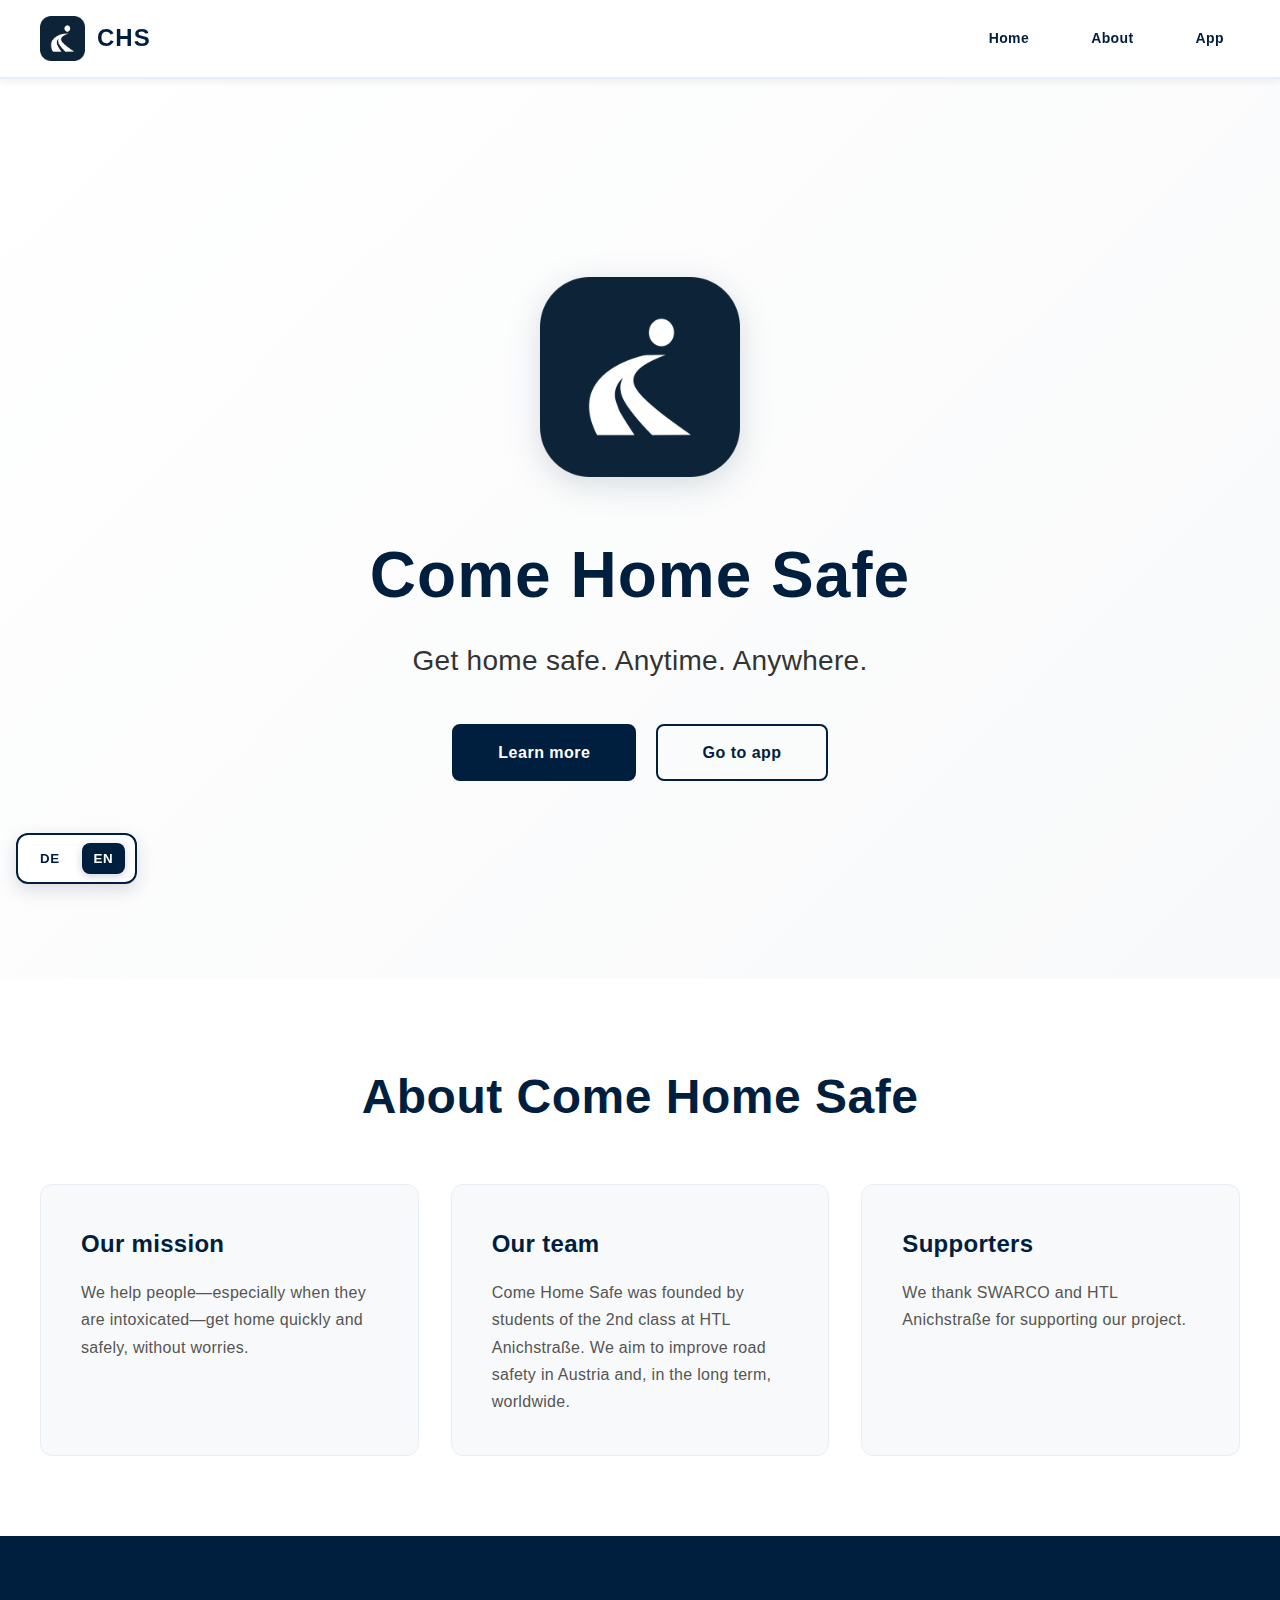
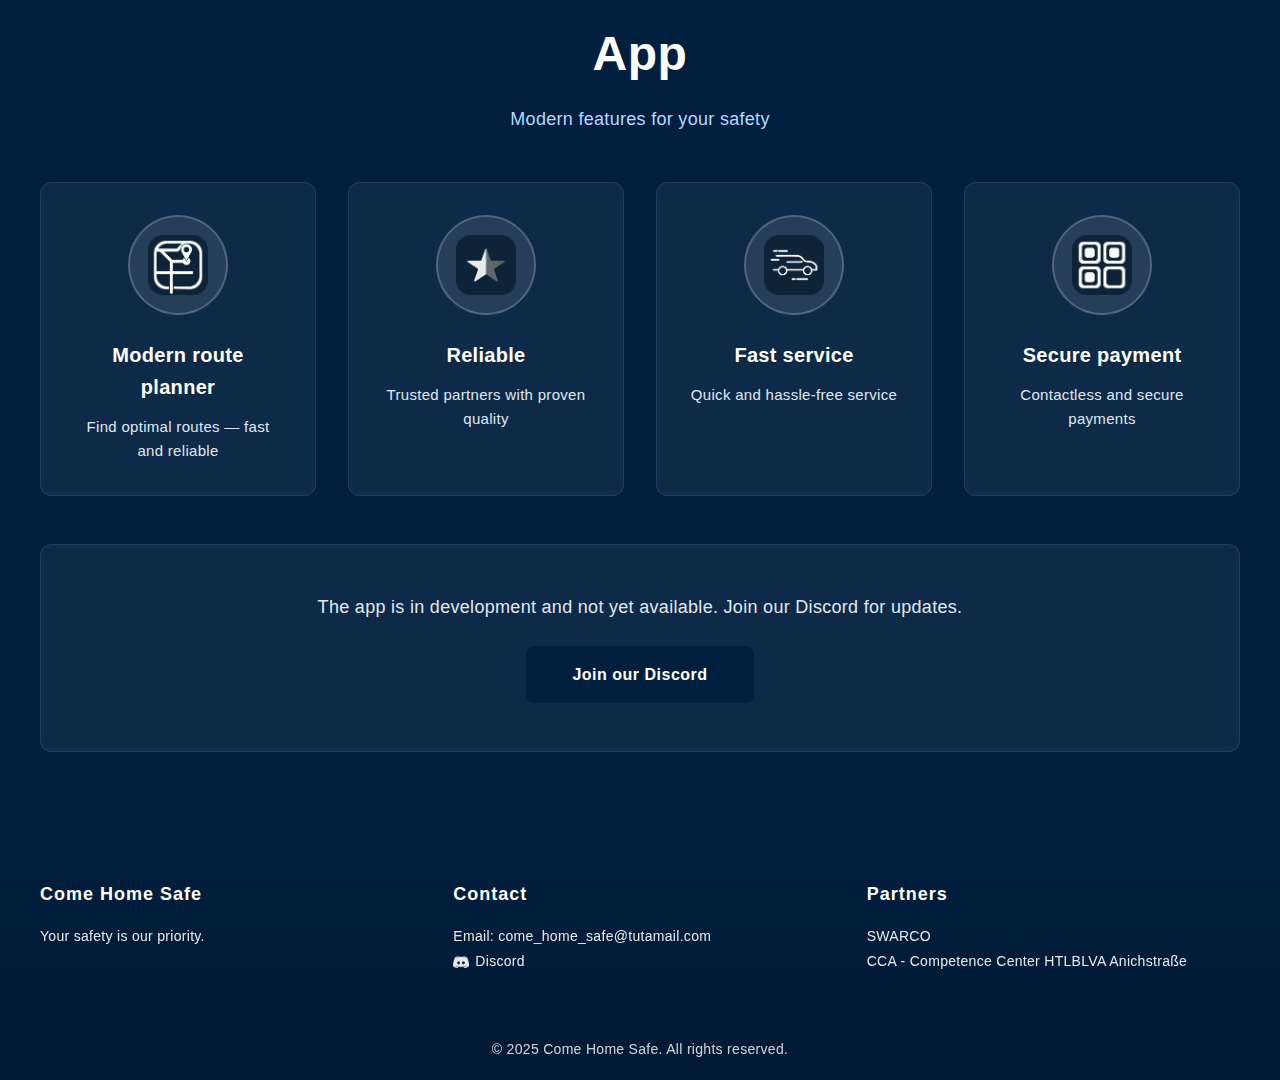
<file: index.html>
<!DOCTYPE html>
<html lang="de">
<head>
    <meta charset="UTF-8">
    <meta name="viewport" content="width=device-width, initial-scale=1.0, viewport-fit=cover">
    <title>Come Home Safe - Sichere Heimwege</title>
    <link rel="stylesheet" href="stile.css?v=20251222">
    <link rel="icon" type="image/png" href="assets/Logo/Logo (New)/Logo_New.png">
    <link rel="apple-touch-icon" href="assets/Logo/Logo (New)/Logo_New.png">
    <meta name="theme-color" content="#001f3f">
</head>
<body>
    <!-- Navigation Bar -->
    <nav class="navbar">
        <div class="navbar-container">
            <div class="navbar-logo">
                <img src="assets/Logo/Logo (New)/Logo_New.png" alt="CHS Logo" class="navbar-logo-img">
                <span class="navbar-title">CHS</span>
            </div>
            <div class="navbar-menu">
                 <a href="#home" class="nav-link scroll-link" data-i18n="nav.home">Home</a>
                 <a href="#about" class="nav-link scroll-link" data-i18n="nav.about">Über uns</a>
                 <a href="#app" class="nav-link scroll-link" data-i18n="nav.app">App</a>
            </div>
        </div>
    </nav>

    <!-- Hero Section -->
    <section class="hero" id="home">
        <div class="hero-content">
            <div class="hero-logo">
                <img src="assets/Logo/Logo (New)/Logo_New.png" alt="Come Home Safe">
            </div>
            <h1 class="hero-title" data-i18n="hero.title">Come Home Safe</h1>
            <p class="hero-subtitle" data-i18n="hero.subtitle">Sicher nach Hause. Jederzeit. Überall.</p>
            <div class="hero-buttons">
                    <a href="#about" class="btn btn-primary scroll-link" data-i18n="hero.cta.more">Mehr erfahren</a>
                    <a href="#app" class="btn btn-secondary scroll-link" data-i18n="hero.cta.app">Zur App</a>
            </div>
        </div>
    </section>

    <!-- About Section -->
    <section class="section" id="about">
        <div class="section-container">
            <h2 class="section-title" data-i18n="about.title">Über Come Home Safe</h2>
            
            <div class="cards-grid">
                <div class="info-card">
                    <h3 data-i18n="what.mission.title">Unsere Mission</h3>
                    <p data-i18n="what.mission.body">Wir helfen dir, sicher nach Hause zu kommen – ob mit Taxi, Öffis oder zu Fuß. Deine Sicherheit ist unsere Priorität.</p>
                </div>
                <div class="info-card">
                    <h3 data-i18n="who.team.title">Wer wir sind</h3>
                    <p data-i18n="who.team.body">Ein Team von Schülern der HTL Anichstraße, das sich für mehr Sicherheit im Straßenverkehr einsetzt.</p>
                </div>
                <div class="info-card">
                    <h3 data-i18n="who.support.title">Unterstützer</h3>
                    <p data-i18n="who.support.body">Wir werden unterstützt von SWARCO und der HTL Anichstraße.</p>
                </div>
            </div>
        </div>
    </section>

    <!-- App Features Section -->
    <section class="section section-dark" id="app">
        <div class="section-container">
            <h2 class="section-title" data-i18n="heading.app">Die App</h2>
            <p class="section-subtitle" data-i18n="app.subtitle">Moderne Features für deine Sicherheit</p>

            <div class="features-grid">
                <div class="feature-item">
                    <div class="feature-icon">
                        <img src="assets/Karte/Karte.png" alt="Routenplaner">
                    </div>
                        <h3 data-i18n="features.map">Moderner Routenplaner</h3>
                        <p data-i18n="feature.map.body">Optimale Routen finden, schnell und zuverlässig</p>
                </div>
                <div class="feature-item">
                    <div class="feature-icon">
                        <img src="assets/Bestbewertet/Bestbewertet.png" alt="Zuverlässig">
                    </div>
                        <h3 data-i18n="features.reliable">Zuverlässig</h3>
                        <p data-i18n="feature.reliable.body">Sichere Partner mit bewährter Qualität</p>
                </div>
                <div class="feature-item">
                    <div class="feature-icon">
                        <img src="assets/Speed-Car/Speed-Car.png" alt="Schneller Service">
                    </div>
                        <h3 data-i18n="features.fast">Schneller Service</h3>
                        <p data-i18n="feature.fast.body">Schnelle und unkomplizierte Abwicklung</p>
                </div>
                <div class="feature-item">
                    <div class="feature-icon">
                        <img src="assets/QR-Code/QR-Code.png" alt="Sichere Bezahlung">
                    </div>
                        <h3 data-i18n="features.pay">Sichere Bezahlung</h3>
                        <p data-i18n="feature.pay.body">Kontaktlose und sichere Zahlungen</p>
                </div>
            </div>

            <div class="app-cta">
                <p data-i18n="app.status">Die App befindet sich noch in der Entwicklungsphase. Erhalte Updates über unseren Discord-Kanal:</p>
                <a href="https://discord.gg/GhapCPNFmG" target="_blank" rel="noopener noreferrer" class="btn btn-primary" data-i18n="app.discord">Discord beitreten</a>
            </div>
        </div>
    </section>

    

    <!-- Footer -->
    <footer class="footer">
        <div class="footer-content">
            <div class="footer-section">
                <h4 data-i18n="footer.brand.title">Come Home Safe</h4>
                <p data-i18n="footer.brand.text">Deine Sicherheit ist unsere Priorität.</p>
            </div>
            <div class="footer-section">
                    <h4 data-i18n="footer.contact.title">Kontakt</h4>
                <p><span data-i18n="footer.contact.emailLabel">E-Mail:</span> <a href="mailto:come_home_safe@tutamail.com">come_home_safe@tutamail.com</a></p>
                    <p><a href="https://discord.gg/GhapCPNFmG" target="_blank" rel="noopener noreferrer" class="discord-link"><img src="assets/Discord.png" alt="Discord" class="footer-icon"> <span data-i18n="footer.contact.discord">Discord</span></a></p>
            </div>
            <div class="footer-section">
                    <h4 data-i18n="footer.partner.title">Partner</h4>
                    <p><a href="https://www.swarco.com/de" target="_blank" rel="noopener noreferrer" data-i18n="footer.partner.swarco">SWARCO</a></p>
                    <p><a href="https://htlinn.ac.at/" target="_blank" rel="noopener noreferrer" data-i18n="footer.partner.htl">CCA - Competence Center HTLBLVA Anichstraße</a></p>
            </div>
        </div>
        <div class="footer-bottom">
            <p data-i18n="footer.bottom">&copy; 2025 Come Home Safe. Alle Rechte vorbehalten.</p>
        </div>
    </footer>

    <div class="language-toggle" aria-label="Language selector">
        <button type="button" data-lang="de">DE</button>
        <button type="button" data-lang="en">EN</button>
    </div>

    <script src="script.js?v=20251222"></script>
</body>
</html>
</file>
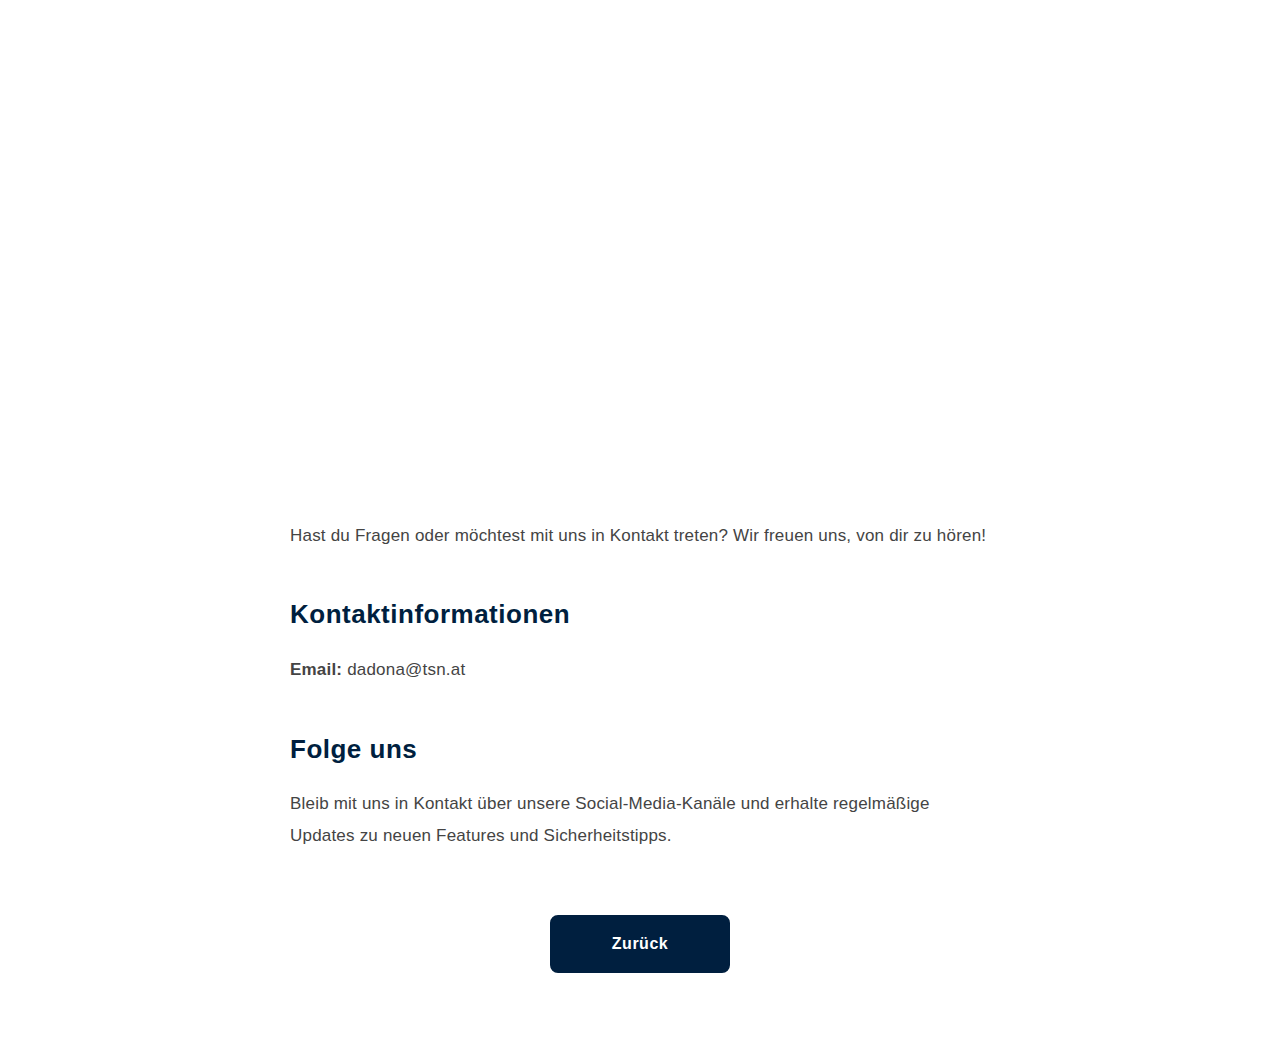
<file: kontakt.html>
<!DOCTYPE html>
<html lang="de">
<head>
    <meta charset="UTF-8">
    <meta name="viewport" content="width=device-width, initial-scale=1.0">
    <title>Kontakt - Come Home Safe</title>
    <link rel="stylesheet" href="stile.css">
</head>
<body>
    <div class="container">
        <header class="header">
            <div class="logo-section">
                <img src="assets/Logo/Logo_Inverted.webp" alt="CHS Logo" class="logo">
                <h1 class="title-sub">Kontakt</h1>
            </div>
        </header>

        <main class="main-content">
            <div class="content-section">
                <p>Hast du Fragen oder möchtest mit uns in Kontakt treten? Wir freuen uns, von dir zu hören!</p>
                
                <h3>Kontaktinformationen</h3>
                <p><strong>Email:</strong> dadona@tsn.at</p>
        
                
                <h3>Folge uns</h3>
                <p>Bleib mit uns in Kontakt über unsere Social-Media-Kanäle und erhalte regelmäßige Updates zu neuen Features und Sicherheitstipps.</p>
            </div>
            
            <div class="buttons-container">
                <a href="index.html" class="action-btn">Zurück</a>
            </div>
        </main>
    </div>

    <script src="script.js"></script>
</body>
</html>
</file>
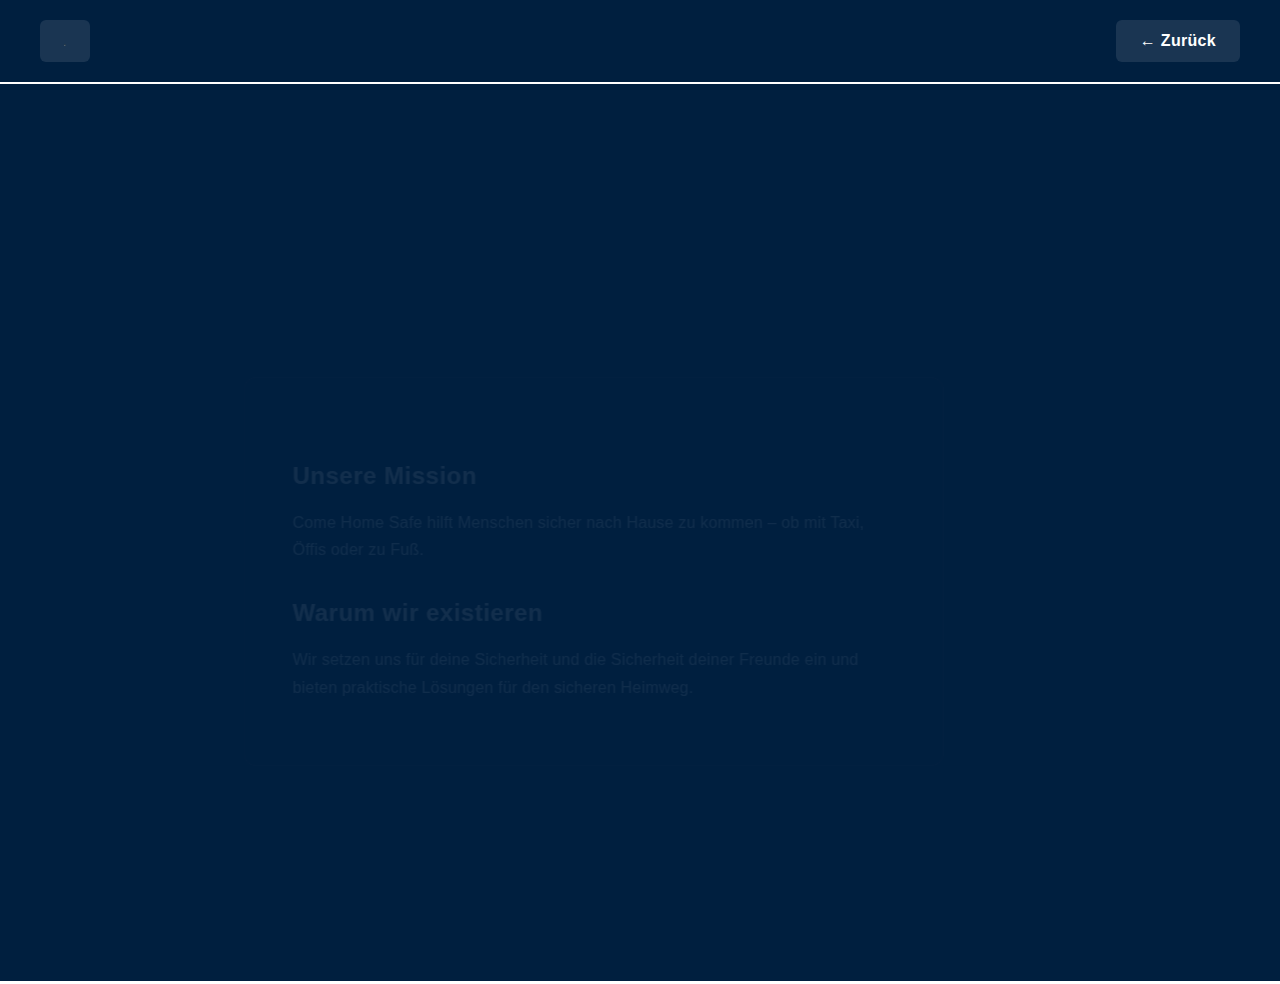
<file: was-ist-chs.html>
<!DOCTYPE html>
<html lang="de">
<head>
  <meta charset="utf-8">
  <meta http-equiv="refresh" content="0; url=/legacy_pages/was-ist-chs.html">
  <title>Seite archiviert</title>
  <meta name="robots" content="noindex">
</head>
<body>
  <p>Diese Seite wurde archiviert. Weiterleitung...</p>
</body>
</html>
</file>
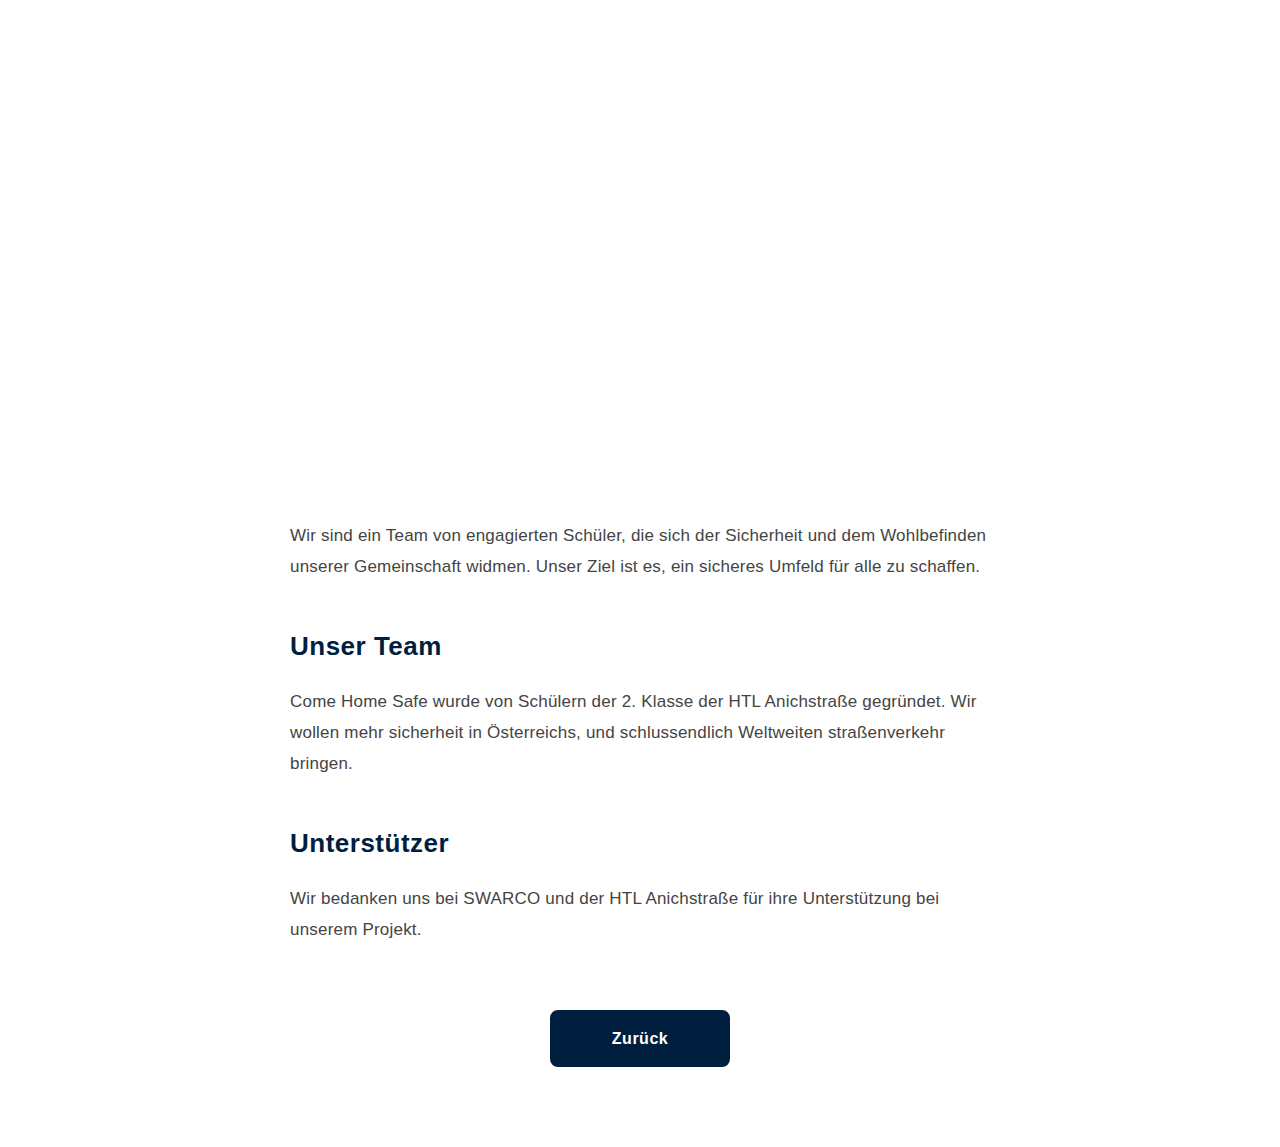
<file: wer-sind-wir.html>
<!DOCTYPE html>
<html lang="de">
<head>
    <meta charset="UTF-8">
    <meta name="viewport" content="width=device-width, initial-scale=1.0">
    <title>Wer sind wir - Come Home Safe</title>
    <link rel="stylesheet" href="stile.css">
</head>
<body>
    <div class="container">
        <header class="header">
            <div class="logo-section">
                <img src="assets/Logo/Logo_Inverted.webp" alt="CHS Logo" class="logo">
                <h1 class="title-sub">Wer sind wir</h1>
            </div>
        </header>

        <main class="main-content">
            <div class="content-section">
                <p>Wir sind ein Team von engagierten Schüler, die sich der Sicherheit und dem Wohlbefinden unserer Gemeinschaft widmen. Unser Ziel ist es, ein sicheres Umfeld für alle zu schaffen.</p>
                
                <h3>Unser Team</h3>
                <p>Come Home Safe wurde von Schülern der 2. Klasse der HTL Anichstraße gegründet. Wir wollen mehr sicherheit in Österreichs, und schlussendlich Weltweiten straßenverkehr bringen.</p>
                
                <h3>Unterstützer</h3>
                <p>Wir bedanken uns bei SWARCO und der HTL Anichstraße für ihre Unterstützung bei unserem Projekt.</p>
            </div>
            
            <div class="buttons-container">
                <a href="index.html" class="action-btn">Zurück</a>
            </div>
        </main>
    </div>

    <script src="script.js"></script>
</body>
</html>
</file>
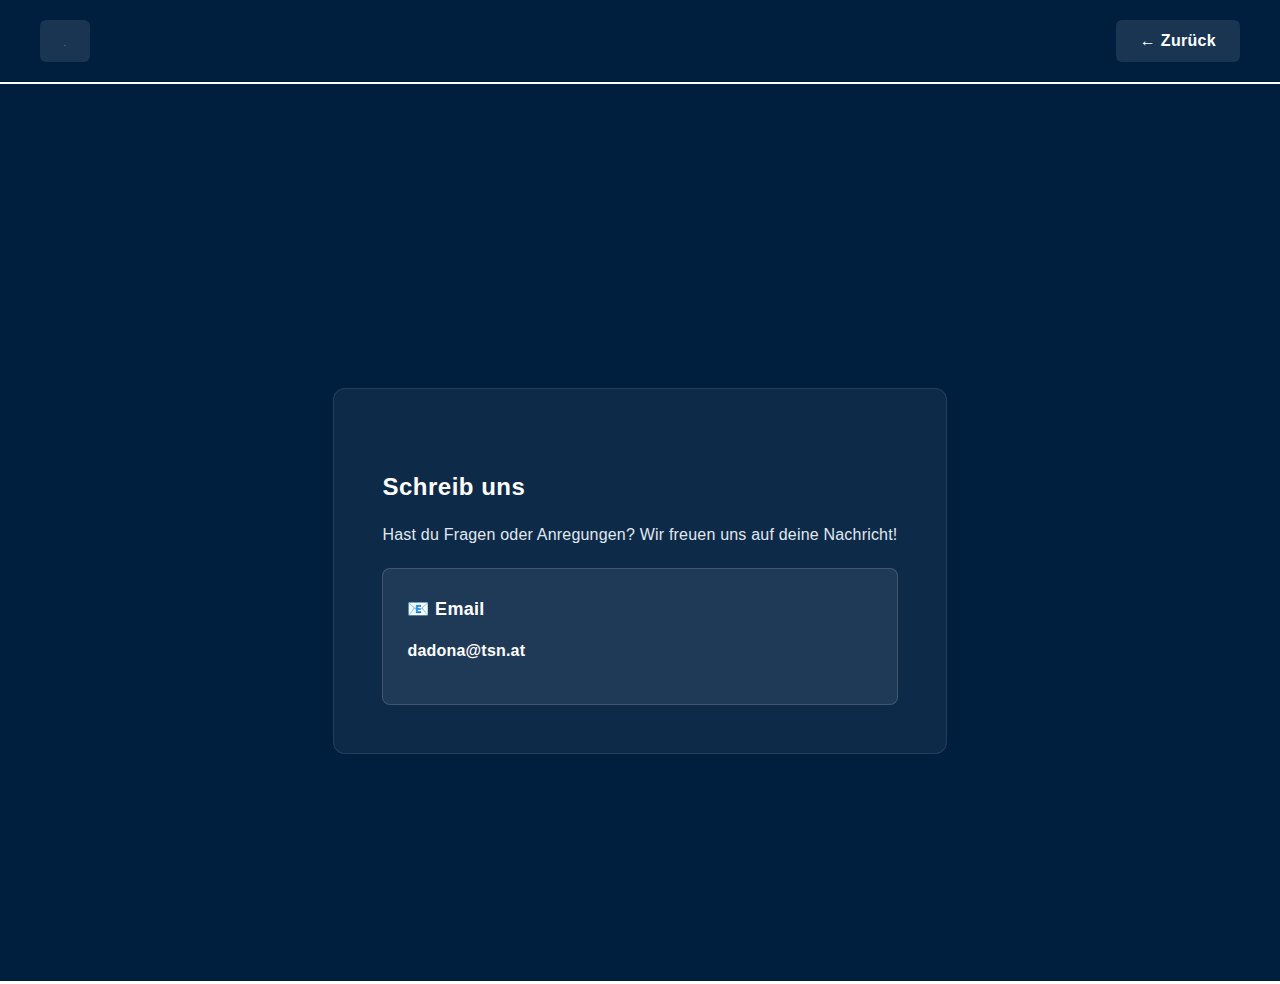
<file: legacy_pages/kontakt.html>
<!DOCTYPE html>
<html lang="de">
<head>
    <meta charset="UTF-8">
    <meta name="viewport" content="width=device-width, initial-scale=1.0">
    <title>Kontakt - Come Home Safe</title>
    <link rel="stylesheet" href="../stile.css">
    <style>
        /* Kontakt Page - Dark Theme */
        .page-dark {
            background-color: #001f3f;
            color: #ffffff;
        }

        .page-dark .page {
            background-color: #001f3f;
            border-bottom: 3px solid #ffffff;
        }

        /* Navigation Banner */
        .nav-banner {
            background-color: #001f3f;
            padding: 16px 40px;
            display: flex;
            align-items: center;
            justify-content: space-between;
            border-bottom: 2px solid #ffffff;
            position: sticky;
            top: 0;
            z-index: 100;
        }

        .nav-banner .logo-small {
            width: 50px;
            height: 50px;
            display: flex;
            align-items: center;
        }

        .nav-banner .logo-small img {
            width: 100%;
            height: auto;
        }

        .nav-banner a {
            color: #ffffff;
            text-decoration: none;
            font-weight: 700;
            font-size: 16px;
            padding: 8px 24px;
            border-radius: 6px;
            transition: all 0.3s ease;
            background-color: rgba(255, 255, 255, 0.1);
        }

        .nav-banner a:hover {
            background-color: #ffffff;
            color: #001f3f;
        }

        /* Dark Page Content */
        .page-dark .container {
            background-color: #001f3f;
            color: #ffffff;
            padding: 60px 80px;
        }

        .page-dark .title-sub {
            color: #ffffff;
            font-size: 48px;
            margin-bottom: 10px;
        }

        .page-dark .content-section {
            max-width: 700px;
            background-color: rgba(255, 255, 255, 0.05);
            border: 1px solid rgba(255, 255, 255, 0.1);
            padding: 48px;
            border-radius: 12px;
            margin-bottom: 40px;
        }

        .page-dark .content-section h3 {
            color: #ffffff;
            font-size: 24px;
            margin-top: 28px;
            margin-bottom: 12px;
            font-weight: 700;
        }

        .page-dark .content-section p {
            color: #e0e8f0;
            font-size: 16px;
            line-height: 1.7;
            margin-bottom: 16px;
        }

        .page-dark .content-section strong {
            color: #ffffff;
            font-weight: 700;
        }

        /* Contact Info Cards */
        .contact-info {
            display: grid;
            grid-template-columns: repeat(auto-fit, minmax(280px, 1fr));
            gap: 24px;
            margin-top: 20px;
        }

        .contact-card {
            background-color: rgba(255, 255, 255, 0.08);
            border: 1px solid rgba(255, 255, 255, 0.15);
            padding: 24px;
            border-radius: 8px;
            transition: all 0.3s ease;
        }

        .contact-card:hover {
            background-color: rgba(255, 255, 255, 0.12);
            border-color: rgba(255, 255, 255, 0.3);
            transform: translateY(-2px);
        }

        .contact-card h4 {
            color: #ffffff;
            font-size: 18px;
            margin-bottom: 12px;
            font-weight: 700;
        }

        .contact-card p {
            color: #e0e8f0;
            font-size: 15px;
            line-height: 1.6;
            margin: 0;
        }

        .contact-card a {
            color: #ffffff;
            text-decoration: none;
            font-weight: 700;
            transition: color 0.3s ease;
        }

        .contact-card a:hover {
            color: #b3d9ff;
        }

        /* Action Button Dark */
        .page-dark .action-btn {
            background-color: #ffffff;
            color: #001f3f;
            border: 2px solid #ffffff;
            font-weight: 700;
        }

        .page-dark .action-btn:hover {
            background-color: #001f3f;
            color: #ffffff;
            border-color: #ffffff;
        }

        @media (max-width: 768px) {
            .nav-banner {
                padding: 12px 20px;
            }

            .nav-banner .logo-small {
                width: 40px;
                height: 40px;
            }

            .nav-banner a {
                font-size: 14px;
                padding: 6px 18px;
            }

            .page-dark .container {
                padding: 40px 24px;
            }

            .page-dark .title-sub {
                font-size: 36px;
            }

            .contact-info {
                grid-template-columns: 1fr;
            }
        }
    </style>
</head>
<body class="page-dark">
    <!-- Navigation Banner -->
    <nav class="nav-banner">
        <div class="logo-small">
            <a href="../index.html">
                <img src="../assets/Logo/Logo (New)/Logo_New.png" alt="CHS Logo">
            </a>
        </div>
        <a href="../index.html">← Zurück</a>
    </nav>

    <!-- Main Content -->
    <section class="page">
        <div class="container">
            <header class="header">
                <h1 class="title-sub">Kontakt</h1>
            </header>

            <main class="main-content">
                <div class="content-section">
                    <h3>Schreib uns</h3>
                    <p>Hast du Fragen oder Anregungen? Wir freuen uns auf deine Nachricht!</p>

                    <div class="contact-info">
                        <div class="contact-card">
                            <h4>📧 Email</h4>
                            <p><a href="mailto:dadona@tsn.at">dadona@tsn.at</a></p>
                        </div>
                    </div>
                </div>
            </main>
        </div>
    </section>

    <script src="../script.js"></script>
</body>
</html>
</file>
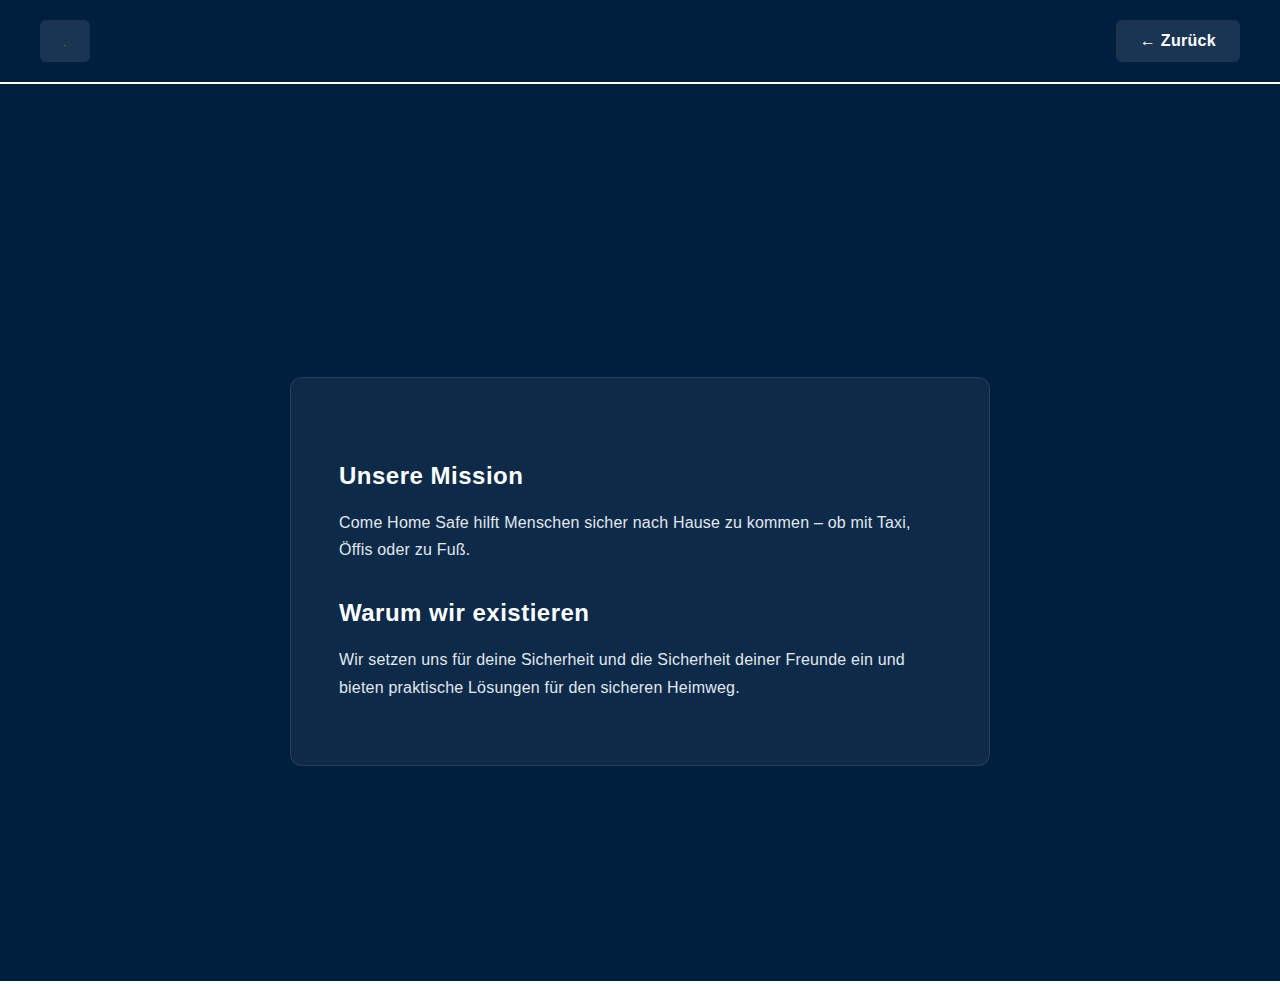
<file: legacy_pages/was-ist-chs.html>
<!DOCTYPE html>
<html lang="de">
<head>
    <meta charset="UTF-8">
    <meta name="viewport" content="width=device-width, initial-scale=1.0">
    <title>Was ist CHS - Come Home Safe</title>
    <link rel="stylesheet" href="../stile.css">
    <style>
        /* Kontakt Page - Dark Theme */
        .page-dark {
            background-color: #001f3f;
            color: #ffffff;
        }

        .page-dark .page {
            background-color: #001f3f;
            border-bottom: 3px solid #ffffff;
        }

        /* Navigation Banner */
        .nav-banner {
            background-color: #001f3f;
            padding: 16px 40px;
            display: flex;
            align-items: center;
            justify-content: space-between;
            border-bottom: 2px solid #ffffff;
            position: sticky;
            top: 0;
            z-index: 100;
        }

        .nav-banner .logo-small {
            width: 50px;
            height: 50px;
            display: flex;
            align-items: center;
        }

        .nav-banner .logo-small img {
            width: 100%;
            height: auto;
        }

        .nav-banner a {
            color: #ffffff;
            text-decoration: none;
            font-weight: 700;
            font-size: 16px;
            padding: 8px 24px;
            border-radius: 6px;
            transition: all 0.3s ease;
            background-color: rgba(255, 255, 255, 0.1);
        }

        .nav-banner a:hover {
            background-color: #ffffff;
            color: #001f3f;
        }

        /* Dark Page Content */
        .page-dark .container {
            background-color: #001f3f;
            color: #ffffff;
            padding: 60px 80px;
        }

        .page-dark .title-sub {
            color: #ffffff;
            font-size: 48px;
            margin-bottom: 10px;
        }

        .page-dark .content-section {
            max-width: 700px;
            background-color: rgba(255, 255, 255, 0.05);
            border: 1px solid rgba(255, 255, 255, 0.1);
            padding: 48px;
            border-radius: 12px;
            margin-bottom: 40px;
        }

        .page-dark .content-section h3 {
            color: #ffffff;
            font-size: 24px;
            margin-top: 28px;
            margin-bottom: 12px;
            font-weight: 700;
        }

        .page-dark .content-section p {
            color: #e0e8f0;
            font-size: 16px;
            line-height: 1.7;
            margin-bottom: 16px;
        }

        .page-dark .content-section strong {
            color: #ffffff;
            font-weight: 700;
        }

        /* Action Button Dark */
        .page-dark .action-btn {
            background-color: #ffffff;
            color: #001f3f;
            border: 2px solid #ffffff;
            font-weight: 700;
        }

        .page-dark .action-btn:hover {
            background-color: #001f3f;
            color: #ffffff;
            border-color: #ffffff;
        }

        @media (max-width: 768px) {
            .nav-banner {
                padding: 12px 20px;
            }

            .nav-banner .logo-small {
                width: 40px;
                height: 40px;
            }

            .nav-banner a {
                font-size: 14px;
                padding: 6px 18px;
            }

            .page-dark .container {
                padding: 40px 24px;
            }

            .page-dark .title-sub {
                font-size: 36px;
            }
        }
    </style>
</head>
<body class="page-dark">
    <!-- Navigation Banner -->
    <nav class="nav-banner">
        <div class="logo-small">
            <a href="../index.html">
                <img src="../assets/Logo/Logo (New)/Logo_New.png" alt="CHS Logo">
            </a>
        </div>
        <a href="../index.html">← Zurück</a>
    </nav>

    <!-- Main Content -->
    <section class="page">
        <div class="container">
            <header class="header">
                <h1 class="title-sub">Was ist CHS</h1>
            </header>

            <main class="main-content">
                <div class="content-section">
                    <h3>Unsere Mission</h3>
                    <p>Come Home Safe hilft Menschen sicher nach Hause zu kommen – ob mit Taxi, Öffis oder zu Fuß.</p>

                    <h3>Warum wir existieren</h3>
                    <p>Wir setzen uns für deine Sicherheit und die Sicherheit deiner Freunde ein und bieten praktische Lösungen für den sicheren Heimweg.</p>
                </div>
            </main>
        </div>
    </section>

    <script src="../script.js"></script>
</body>
</html>
</file>
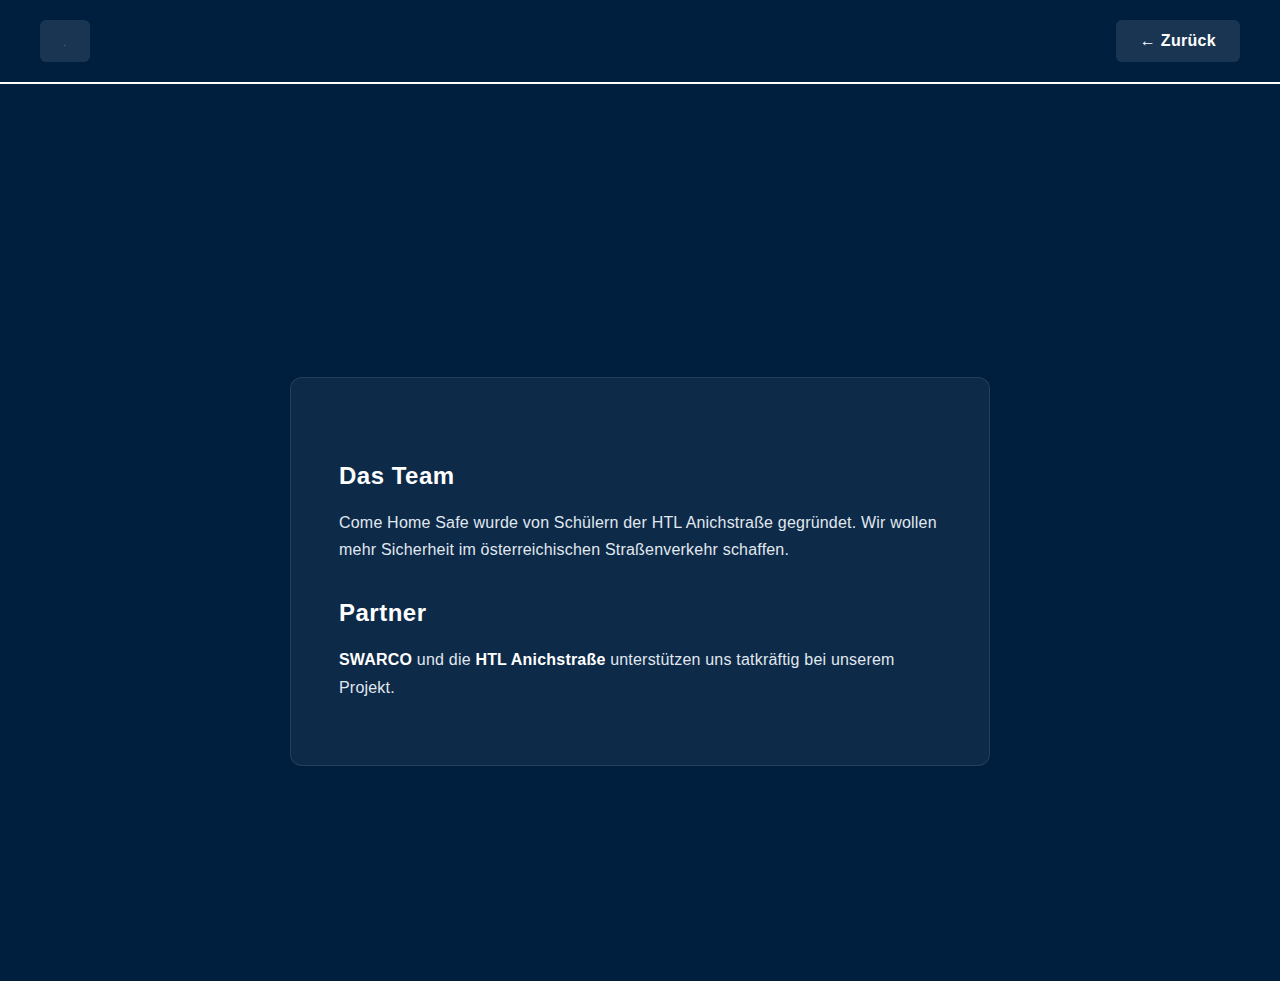
<file: legacy_pages/wer-sind-wir.html>
<!DOCTYPE html>
<html lang="de">
<head>
    <meta charset="UTF-8">
    <meta name="viewport" content="width=device-width, initial-scale=1.0">
    <title>Wer sind wir - Come Home Safe</title>
    <link rel="stylesheet" href="../stile.css">
    <style>
        /* Kontakt Page - Dark Theme */
        .page-dark {
            background-color: #001f3f;
            color: #ffffff;
        }

        .page-dark .page {
            background-color: #001f3f;
            border-bottom: 3px solid #ffffff;
        }

        /* Navigation Banner */
        .nav-banner {
            background-color: #001f3f;
            padding: 16px 40px;
            display: flex;
            align-items: center;
            justify-content: space-between;
            border-bottom: 2px solid #ffffff;
            position: sticky;
            top: 0;
            z-index: 100;
        }

        .nav-banner .logo-small {
            width: 50px;
            height: 50px;
            display: flex;
            align-items: center;
        }

        .nav-banner .logo-small img {
            width: 100%;
            height: auto;
        }

        .nav-banner a {
            color: #ffffff;
            text-decoration: none;
            font-weight: 700;
            font-size: 16px;
            padding: 8px 24px;
            border-radius: 6px;
            transition: all 0.3s ease;
            background-color: rgba(255, 255, 255, 0.1);
        }

        .nav-banner a:hover {
            background-color: #ffffff;
            color: #001f3f;
        }

        /* Dark Page Content */
        .page-dark .container {
            background-color: #001f3f;
            color: #ffffff;
            padding: 60px 80px;
        }

        .page-dark .title-sub {
            color: #ffffff;
            font-size: 48px;
            margin-bottom: 10px;
        }

        .page-dark .content-section {
            max-width: 700px;
            background-color: rgba(255, 255, 255, 0.05);
            border: 1px solid rgba(255, 255, 255, 0.1);
            padding: 48px;
            border-radius: 12px;
            margin-bottom: 40px;
        }

        .page-dark .content-section h3 {
            color: #ffffff;
            font-size: 24px;
            margin-top: 28px;
            margin-bottom: 12px;
            font-weight: 700;
        }

        .page-dark .content-section p {
            color: #e0e8f0;
            font-size: 16px;
            line-height: 1.7;
            margin-bottom: 16px;
        }

        .page-dark .content-section strong {
            color: #ffffff;
            font-weight: 700;
        }

        /* Action Button Dark */
        .page-dark .action-btn {
            background-color: #ffffff;
            color: #001f3f;
            border: 2px solid #ffffff;
            font-weight: 700;
        }

        .page-dark .action-btn:hover {
            background-color: #001f3f;
            color: #ffffff;
            border-color: #ffffff;
        }

        @media (max-width: 768px) {
            .nav-banner {
                padding: 12px 20px;
            }

            .nav-banner .logo-small {
                width: 40px;
                height: 40px;
            }

            .nav-banner a {
                font-size: 14px;
                padding: 6px 18px;
            }

            .page-dark .container {
                padding: 40px 24px;
            }

            .page-dark .title-sub {
                font-size: 36px;
            }
        }
    </style>
</head>
<body class="page-dark">
    <!-- Navigation Banner -->
    <nav class="nav-banner">
        <div class="logo-small">
            <a href="../index.html">
                <img src="../assets/Logo/Logo (New)/Logo_New.png" alt="CHS Logo">
            </a>
        </div>
        <a href="../index.html">← Zurück</a>
    </nav>

    <!-- Main Content -->
    <section class="page">
        <div class="container">
            <header class="header">
                <h1 class="title-sub">Wer sind wir</h1>
            </header>

            <main class="main-content">
                <div class="content-section">
                    <h3>Das Team</h3>
                    <p>Come Home Safe wurde von Schülern der HTL Anichstraße gegründet. Wir wollen mehr Sicherheit im österreichischen Straßenverkehr schaffen.</p>

                    <h3>Partner</h3>
                    <p><strong>SWARCO</strong> und die <strong>HTL Anichstraße</strong> unterstützen uns tatkräftig bei unserem Projekt.</p>
                </div>
            </main>
        </div>
    </section>

    <script src="../script.js"></script>
</body>
</html>
</file>
<file: stile.css>
* {
    margin: 0;
    padding: 0;
    box-sizing: border-box;
}

html {
    scroll-behavior: smooth;
}

body {
    background-color: #ffffff;
    font-family: -apple-system, BlinkMacSystemFont, 'Segoe UI', Roboto, 'Helvetica Neue', Arial, sans-serif;
    color: #001f3f;
    line-height: 1.6;
    font-size: 16px;
    font-weight: 400;
    letter-spacing: 0.3px;
}

/* ======================== NAVIGATION BAR ======================== */
.navbar {
    background-color: #ffffff;
    padding: 16px 40px;
    position: sticky;
    top: 0;
    z-index: 1000;
    border-bottom: 2px solid #e8eef5;
    box-shadow: 0 2px 8px rgba(0, 31, 63, 0.08);
}

.navbar-container {
    max-width: 1200px;
    margin: 0 auto;
    display: flex;
    align-items: center;
    justify-content: space-between;
}

.navbar-logo {
    display: flex;
    align-items: center;
    gap: 12px;
    cursor: pointer;
    transition: transform 0.3s ease;
}

.navbar-logo:hover {
    transform: scale(1.05);
}

.navbar-logo-img {
    width: 45px;
    height: 45px;
    object-fit: contain;
}

.navbar-title {
    font-size: 24px;
    font-weight: 800;
    color: #001f3f;
    letter-spacing: 1px;
}

.navbar-menu {
    display: flex;
    gap: 30px;
    align-items: center;
}

.nav-link {
    text-decoration: none;
    color: #001f3f;
    font-weight: 600;
    font-size: 14px;
    padding: 8px 16px;
    border-radius: 6px;
    transition: all 0.3s ease;
    letter-spacing: 0.4px;
}

.nav-link:hover {
    background-color: #f0f0f0;
    color: #003d66;
}

/* ======================== HERO SECTION ======================== */
.hero {
    background: linear-gradient(135deg, #ffffff 0%, #f8f9fa 100%);
    min-height: 100vh;
    display: flex;
    align-items: center;
    justify-content: center;
    padding: 80px 40px;
    text-align: center;
}

.hero-content {
    max-width: 800px;
    animation: fadeInUp 1s ease-out;
}

.hero-logo {
    margin-bottom: 40px;
    animation: float 3s ease-in-out infinite;
}

.hero-logo img {
    width: 200px;
    height: auto;
    filter: drop-shadow(0 8px 16px rgba(0, 31, 63, 0.15));
}

.hero-title {
    font-size: 64px;
    font-weight: 800;
    color: #001f3f;
    margin-bottom: 12px;
    letter-spacing: 1px;
}

.hero-subtitle {
    font-size: 28px;
    color: #333;
    margin-bottom: 40px;
    font-weight: 500;
}

.hero-buttons {
    display: flex;
    gap: 20px;
    justify-content: center;
    flex-wrap: wrap;
}

@keyframes fadeInUp {
    from {
        opacity: 0;
        transform: translateY(30px);
    }
    to {
        opacity: 1;
        transform: translateY(0);
    }
}

@keyframes float {
    0%, 100% {
        transform: translateY(0px);
    }
    50% {
        transform: translateY(-20px);
    }
}

/* ======================== BUTTONS ======================== */
.btn {
    display: inline-flex;
    align-items: center;
    justify-content: center;
    padding: 14px 44px;
    font-size: 16px;
    font-weight: 700;
    border-radius: 8px;
    text-decoration: none;
    cursor: pointer;
    border: 2px solid transparent;
    transition: all 0.3s cubic-bezier(0.34, 1.56, 0.64, 1);
    letter-spacing: 0.5px;
}

.btn-primary {
    background-color: #001f3f;
    color: #ffffff;
    border-color: #001f3f;
}

.btn-primary:hover {
    background-color: #003d66;
    border-color: #003d66;
    transform: translateY(-3px);
    box-shadow: 0 8px 24px rgba(0, 31, 63, 0.25);
}

.btn-discord {
    background-color: #5865F2;
    color: #ffffff;
    border-color: #5865F2;
    display: inline-flex;
    align-items: center;
    gap: 10px;
}

.btn-discord:hover {
    background-color: #4752c4;
    border-color: #4752c4;
    transform: translateY(-3px);
    box-shadow: 0 8px 24px rgba(88, 101, 242, 0.25);
}

.btn-icon {
    width: 20px;
    height: 20px;
    object-fit: contain;
    filter: brightness(0) saturate(100%) invert(1);
}

.footer-icon {
    width: 16px;
    height: 16px;
    object-fit: contain;
    display: inline-block;
    margin-right: 6px;
    filter: brightness(0) saturate(100%) invert(1);
}

.discord-link {
    display: inline-flex;
    align-items: center;
    color: #ffffff !important;
    text-decoration: none;
    transition: color 0.3s ease;
}

.discord-link:hover {
    color: #b3d9ff !important;
}

.btn-secondary {
    background-color: transparent;
    color: #001f3f;
    border-color: #001f3f;
}

.btn-secondary:hover {
    background-color: #001f3f;
    color: #ffffff;
    transform: translateY(-3px);
    box-shadow: 0 8px 24px rgba(0, 31, 63, 0.25);
}

/* ======================== SECTIONS ======================== */
.section {
    width: 100%;
    padding: 80px 40px;
    background-color: #ffffff;
}

.section-dark {
    background-color: #001f3f;
    color: #ffffff;
}

.section-cta {
    background: linear-gradient(135deg, #001f3f 0%, #003d66 100%);
    color: #ffffff;
    text-align: center;
}

.section-cta h2 {
    font-size: 48px;
    margin-bottom: 16px;
    font-weight: 800;
}

.section-cta p {
    font-size: 20px;
    margin-bottom: 32px;
    opacity: 0.95;
}

.contact-buttons {
    display: flex;
    gap: 20px;
    justify-content: center;
    flex-wrap: wrap;
    margin-top: 24px;
}

.section-container {
    max-width: 1200px;
    margin: 0 auto;
}

.section-title {
    font-size: 48px;
    font-weight: 800;
    color: inherit;
    margin-bottom: 12px;
    letter-spacing: 0.5px;
    text-align: center;
}

.section-dark .section-title {
    color: #ffffff;
}

.section-subtitle {
    font-size: 18px;
    color: #666;
    text-align: center;
    margin-bottom: 48px;
}

.section-dark .section-subtitle {
    color: #b3d9ff;
}

/* ======================== CARDS GRID ======================== */
.cards-grid {
    display: grid;
    grid-template-columns: repeat(auto-fit, minmax(300px, 1fr));
    gap: 32px;
    margin-top: 48px;
}

.info-card {
    background-color: #f8f9fa;
    padding: 40px;
    border-radius: 12px;
    border: 1px solid #e8eef5;
    transition: all 0.3s ease;
}

.info-card:hover {
    transform: translateY(-8px);
    box-shadow: 0 12px 32px rgba(0, 31, 63, 0.12);
    border-color: #001f3f;
}

.info-card h3 {
    font-size: 24px;
    font-weight: 700;
    color: #001f3f;
    margin-bottom: 16px;
}

.info-card p {
    font-size: 16px;
    line-height: 1.7;
    color: #555;
}

/* ======================== FEATURES GRID ======================== */
.features-grid {
    display: grid;
    grid-template-columns: repeat(auto-fit, minmax(250px, 1fr));
    gap: 32px;
    margin: 48px 0;
}

.feature-item {
    text-align: center;
    padding: 32px;
    background-color: rgba(255, 255, 255, 0.05);
    border: 1px solid rgba(255, 255, 255, 0.1);
    border-radius: 12px;
    transition: all 0.3s ease;
}

.section-dark .feature-item {
    color: #ffffff;
}

.feature-item:hover {
    background-color: rgba(255, 255, 255, 0.1);
    border-color: rgba(255, 255, 255, 0.3);
    transform: translateY(-6px);
}

.feature-icon {
    width: 100px;
    height: 100px;
    margin: 0 auto 24px;
    display: flex;
    align-items: center;
    justify-content: center;
    background-color: rgba(255, 255, 255, 0.1);
    border-radius: 50%;
    border: 2px solid rgba(255, 255, 255, 0.2);
}

.feature-icon img {
    width: 60px;
    height: 60px;
    object-fit: contain;
}

.feature-item h3 {
    font-size: 20px;
    font-weight: 700;
    margin-bottom: 12px;
    color: #ffffff;
}

.feature-item p {
    font-size: 15px;
    line-height: 1.6;
    color: #e0e8f0;
}

/* ======================== APP CTA ======================== */
.app-cta {
    text-align: center;
    padding: 48px;
    background-color: rgba(255, 255, 255, 0.05);
    border-radius: 12px;
    border: 1px solid rgba(255, 255, 255, 0.1);
    margin-top: 48px;
}

.app-cta p {
    font-size: 18px;
    margin-bottom: 24px;
    color: #e0e8f0;
}

/* ======================== FOOTER ======================== */
.footer {
    background-color: #001f3f;
    color: #ffffff;
    padding: 60px 40px 30px;
}

.footer-content {
    max-width: 1200px;
    margin: 0 auto;
    display: grid;
    grid-template-columns: repeat(auto-fit, minmax(280px, 1fr));
    gap: 40px;
    margin-bottom: 40px;
}

.footer-section h4 {
    font-size: 18px;
    font-weight: 700;
    margin-bottom: 16px;
    letter-spacing: 0.5px;
}

.footer-section p {
    font-size: 14px;
    line-height: 1.8;
    opacity: 0.9;
}

.footer-section a {
    color: #ffffff;
    text-decoration: none;
    transition: color 0.3s ease;
}

.footer-section a:hover {
    color: #b3d9ff;
}

.footer-bottom {
    border-top: none;
    padding-top: 20px;
    text-align: center;
    opacity: 0.8;
    font-size: 14px;
    max-width: 1200px;
    margin: 0 auto;
}

/* Seiten / Pages */
.page {
    width: 100%;
    min-height: 100vh;
    display: flex;
    align-items: center;
    justify-content: center;
    background-color: #ffffff;
    position: relative;
}

.container {
    width: 100%;
    padding: 80px 80px;
    display: flex;
    flex-direction: column;
    align-items: center;
    justify-content: center;
    gap: 50px;
    max-width: 1200px;
    margin: 0 auto;
}

.header {
    text-align: center;
    opacity: 0;
    transform: translateX(-50px);
    animation: slideInFromLeft 0.8s ease 0.2s forwards;
}

@keyframes slideInFromLeft {
    0% {
        opacity: 0;
        transform: translateX(-50px);
    }
    100% {
        opacity: 1;
        transform: translateX(0);
    }
}

.logo-section {
    display: flex;
    flex-direction: column;
    align-items: center;
    gap: 20px;
}

.logo {
    width: 300px;
    height: auto;
    flex-shrink: 0;
}

.title {
    font-size: 120px;
    font-weight: 800;
    letter-spacing: 8px;
    color: #001f3f;
    margin: 0;
    line-height: 1.1;
    text-transform: uppercase;
}

.title-sub {
    font-size: 48px;
    font-weight: 700;
    letter-spacing: 4px;
    color: #001f3f;
    margin: 0;
    line-height: 1.2;
}

.subtitle {
    font-size: 28px;
    font-weight: 500;
    color: #333;
    letter-spacing: 1px;
    margin-top: 15px;
    line-height: 1.4;
}

.main-content {
    width: 100%;
    display: flex;
    justify-content: center;
    align-items: center;
    flex-direction: column;
}

.content-section {
    max-width: 700px;
    margin-bottom: 40px;
    text-align: left;
    line-height: 1.8;
    opacity: 0;
    transform: translateX(-50px);
    transition: all 0.6s ease;
}

.content-section.scroll-animate {
    opacity: 1;
    transform: translateX(0);
}

.content-section p {
    font-size: 17px;
    margin-bottom: 24px;
    color: #444;
    line-height: 1.85;
    letter-spacing: 0.2px;
}

.content-section h3 {
    font-size: 26px;
    font-weight: 700;
    color: #001f3f;
    margin-top: 40px;
    margin-bottom: 16px;
    letter-spacing: 0.5px;
}

.buttons-container {
    display: flex;
    gap: 30px;
    flex-direction: row;
    justify-content: center;
    flex-wrap: wrap;
}

.action-btn {
    background-color: #001f3f;
    color: #ffffff;
    border: 2px solid #001f3f;
    padding: 14px 44px;
    font-size: 16px;
    font-weight: 600;
    border-radius: 8px;
    cursor: pointer;
    transition: all 0.3s cubic-bezier(0.34, 1.56, 0.64, 1);
    white-space: nowrap;
    min-width: 180px;
    display: inline-flex;
    align-items: center;
    justify-content: center;
    text-decoration: none;
    text-align: center;
    letter-spacing: 0.5px;
}

.action-btn:hover {
    background-color: #003d66;
    border-color: #003d66;
    transform: translateY(-3px);
    box-shadow: 0 8px 24px rgba(0, 31, 63, 0.25);
}

.action-btn:active {
    transform: translateY(0);
    box-shadow: 0 2px 6px rgba(0, 31, 63, 0.15);
}

/* Modal Overlay */
.modal-overlay {
    display: none;
    position: fixed;
    top: 0;
    left: 0;
    width: 100%;
    height: 100%;
    background-color: rgba(0, 31, 63, 0.5);
    z-index: 999;
    opacity: 0;
    transition: opacity 0.3s ease;
}

.modal-overlay.active {
    display: block;
    opacity: 1;
}

/* Karten Container */
.card-container {
    display: none;
    position: fixed;
    top: 50%;
    left: 50%;
    transform: translate(-50%, -50%) scale(0.8);
    z-index: 1000;
    opacity: 0;
    transition: all 0.4s cubic-bezier(0.34, 1.56, 0.64, 1);
}

.card-container.active {
    display: flex;
    opacity: 1;
    transform: translate(-50%, -50%) scale(1);
}

.card {
    background-color: #ffffff;
    border-radius: 12px;
    padding: 48px;
    max-width: 500px;
    width: 90vw;
    box-shadow: 0 12px 48px rgba(0, 31, 63, 0.15);
    border: 1px solid rgba(0, 31, 63, 0.08);
    position: relative;
    color: #001f3f;
}

.card h2 {
    font-size: 28px;
    font-weight: 700;
    margin-bottom: 20px;
    color: #001f3f;
}

.card p {
    font-size: 16px;
    line-height: 1.7;
    color: #444;
    letter-spacing: 0.2px;
}

.close-btn {
    position: absolute;
    top: 15px;
    right: 15px;
    background: none;
    border: none;
    font-size: 28px;
    cursor: pointer;
    color: #001f3f;
    width: 36px;
    height: 36px;
    display: flex;
    align-items: center;
    justify-content: center;
    transition: transform 0.2s ease;
}

.close-btn:hover {
    transform: scale(1.2);
}

/* Toggle Buttons für Tabs */
.toggle-container {
    display: flex;
    gap: 15px;
    margin-bottom: 40px;
    justify-content: center;
}

.toggle-btn {
    background-color: #ffffff;
    color: #001f3f;
    border: 2px solid #001f3f;
    padding: 11px 30px;
    font-size: 15px;
    font-weight: 700;
    border-radius: 8px;
    cursor: pointer;
    transition: all 0.3s cubic-bezier(0.34, 1.56, 0.64, 1);
    letter-spacing: 0.4px;
}

.toggle-btn.active {
    background-color: #001f3f;
    color: #ffffff;
}

.toggle-btn:hover {
    transform: translateY(-2px);
    box-shadow: 0 6px 16px rgba(0, 31, 63, 0.18);
}

/* Tab Content */
.tab-content {
    display: none;
    opacity: 0;
    transition: opacity 0.3s ease;
}

.tab-content.active {
    display: block;
    opacity: 1;
}

/* App Showcase Card */
.app-showcase-card {
    max-width: 800px;
    background-color: transparent;
    border-radius: 12px;
    padding: 50px;
    box-shadow: none;
    display: flex;
    flex-direction: column;
    align-items: center;
    gap: 40px;
}

.app-icons-container {
    display: grid;
    grid-template-columns: repeat(2, 1fr);
    gap: 40px;
    width: 100%;
    margin-bottom: 20px;
    justify-items: center;
    align-items: center;
}

.icon-wrapper {
    display: flex;
    flex-direction: column;
    align-items: center;
    gap: 12px;
    text-align: center;
}

.feature-label {
    opacity: 0;
    font-size: 14px;
    font-weight: 700;
    color: #001f3f;
    white-space: nowrap;
    transition: opacity 0.3s ease;
    margin: 0;
    letter-spacing: 0.4px;
}

.icon-wrapper:hover .feature-label {
    opacity: 1;
}

.animated-icon {
    display: flex;
    align-items: center;
    justify-content: center;
    width: 110px;
    height: 110px;
    background: linear-gradient(135deg, #f8f9fa 0%, #ffffff 100%);
    border: 2px solid #e8eef5;
    border-radius: 50%;
    animation: float-icon 3s ease-in-out infinite;
    animation-delay: var(--delay);
    box-shadow: 0 6px 20px rgba(0, 31, 63, 0.12);
    transition: all 0.3s cubic-bezier(0.34, 1.56, 0.64, 1);
    cursor: pointer;
    flex-shrink: 0;
}

.animated-icon:hover {
    transform: scale(1.12);
    box-shadow: 0 12px 32px rgba(0, 31, 63, 0.2);
    border-color: #001f3f;
}

.icon-img {
    width: 60px;
    height: 60px;
    object-fit: contain;
}

@keyframes float-icon {
    0%, 100% {
        transform: translateY(0px);
    }
    50% {
        transform: translateY(-15px);
    }
}

.app-description {
    text-align: center;
}

.app-description h3 {
    font-size: 32px;
    font-weight: 800;
    color: #001f3f;
    margin-bottom: 18px;
    letter-spacing: 0.5px;
}

.app-description p {
    font-size: 17px;
    color: #444;
    line-height: 1.8;
    letter-spacing: 0.2px;
    max-width: 650px;
}

.app-download {
    display: flex;
    gap: 20px;
    flex-wrap: wrap;
    justify-content: center;
    width: 100%;
}

.download-btn {
    display: inline-flex;
    align-items: center;
    justify-content: center;
    padding: 14px 32px;
    font-size: 16px;
    font-weight: 600;
    border-radius: 8px;
    text-decoration: none;
    transition: all 0.3s ease;
    border: 2px solid #001f3f;
}

.app-store {
    background-color: #001f3f;
    color: #ffffff;
}

.app-store:hover {
    background-color: #003d66;
    transform: translateY(-2px);
}

.google-play {
    background-color: #001f3f;
    color: #ffffff;
    border-color: #001f3f;
}

.google-play:hover {
    background-color: #003d66;
    transform: translateY(-2px);
}

/* Footer */
.footer {
    background: linear-gradient(180deg, #001f3f 0%, #001a33 100%);
    color: #ffffff;
    padding: 48px 40px 20px;
    margin-top: 0;
}

.footer-content {
    display: grid;
    grid-template-columns: repeat(auto-fit, minmax(250px, 1fr));
    gap: 40px;
    max-width: 1200px;
    margin: 0 auto;
    margin-bottom: 40px;
}

.footer-section h4 {
    font-size: 18px;
    font-weight: 700;
    margin-bottom: 15px;
    letter-spacing: 1px;
}

.footer-section p {
    font-size: 14px;
    line-height: 1.8;
    opacity: 0.9;
}

.partners-container {
    display: flex;
    gap: 20px;
    align-items: center;
    flex-wrap: wrap;
    flex-direction: column;
    align-items: flex-start;
}

.partner-link {
    color: #ffffff;
    text-decoration: none;
    font-size: 14px;
    font-weight: 600;
    padding: 10px 18px;
    border-radius: 6px;
    background-color: rgba(255, 255, 255, 0.12);
    transition: all 0.3s ease;
    display: inline-flex;
    align-items: center;
    gap: 8px;
    letter-spacing: 0.3px;
}

.partner-icon {
    width: 20px;
    height: 20px;
    display: inline-block;
    vertical-align: middle;
    fill: currentColor;
}

.contact-icon {
    height: 20px;
    width: 20px;
    object-fit: contain;
    display: inline-block;
    vertical-align: middle;
    flex-shrink: 0;
    filter: brightness(0) saturate(100%) !important;
}

.discord-btn {
    border: 2px solid #001f3f;
    color: #001f3f !important;
    background: transparent;
    padding: 10px 18px;
    border-radius: 8px;
    gap: 10px;
}

.discord-btn:hover {
    background: rgba(0, 31, 63, 0.08);
    color: #001f3f !important;
    transform: translateX(5px);
}

.discord-btn:hover .contact-icon {
    filter: none;
}

.partner-link:hover {
    background-color: rgba(255, 255, 255, 0.2);
    transform: translateX(5px);
}

.partner-link span {
    white-space: normal;
}

.partner-logo {
    width: 60px;
    height: 60px;
    opacity: 0.8;
    transition: all 0.3s ease;
    animation: float 3s ease-in-out infinite;
}

.partner-logo:nth-child(2) {
    animation-delay: 0.2s;
}

.partner-logo:nth-child(3) {
    animation-delay: 0.4s;
}

@keyframes float {
    0%, 100% {
        transform: translateY(0px);
    }
    50% {
        transform: translateY(-10px);
    }
}

.partner-logo:hover {
    opacity: 1;
    transform: scale(1.1);
}

.footer-bottom {
    /* Linie entfernt für sauberen Abschluss */
    border-top: none;
    padding-top: 20px;
    text-align: center;
    opacity: 0.8;
    font-size: 14px;
}

.language-toggle {
    position: fixed;
    left: 16px;
    bottom: 16px;
    display: inline-flex;
    gap: 10px;
    padding: 8px 10px;
    background: rgba(255, 255, 255, 0.9);
    border: 2px solid #001f3f;
    border-radius: 12px;
    box-shadow: 0 6px 18px rgba(0, 31, 63, 0.15);
    z-index: 1000;
}

.language-toggle button {
    background: transparent;
    border: none;
    color: #001f3f;
    font-weight: 700;
    letter-spacing: 0.5px;
    padding: 8px 12px;
    border-radius: 8px;
    cursor: pointer;
    transition: all 0.2s ease;
}

.language-toggle button:hover,
.language-toggle button.active {
    background: #001f3f;
    color: #ffffff;
    box-shadow: 0 2px 8px rgba(0, 31, 63, 0.2);
}

@media (max-width: 768px) {
    .container {
        flex-direction: column;
        align-items: center;
        justify-content: center;
        padding: 50px 24px;
        gap: 40px;
    }

    .title {
        font-size: 72px;
        letter-spacing: 6px;
        line-height: 1.1;
    }

    .subtitle {
        font-size: 22px;
        margin-top: 12px;
    }

    .title-sub {
        font-size: 40px;
        letter-spacing: 3px;
    }

    .action-btn {
        width: auto;
        padding: 12px 30px;
        font-size: 15px;
        min-width: 160px;
    }

    .logo {
        width: 220px;
    }

    .animated-icon {
        width: 95px;
        height: 95px;
    }

    .icon-img {
        width: 55px;
        height: 55px;
    }

    .app-icons-container {
        grid-template-columns: repeat(2, minmax(120px, 1fr));
        gap: 28px;
    }

@media (max-width: 480px) {
    .container {
        padding: 40px 16px;
        gap: 35px;
    }

    .title {
        font-size: 52px;
        letter-spacing: 4px;
        line-height: 1.1;
    }

    .title-sub {
        font-size: 32px;
        letter-spacing: 2px;
    }

    .subtitle {
        font-size: 18px;
        margin-top: 10px;
    }

    .buttons-container {
        flex-direction: column;
        gap: 12px;
        width: 100%;
    }

    .action-btn {
        width: 100%;
        padding: 12px 24px;
        font-size: 15px;
        min-width: unset;
    }

    .logo {
        width: 160px;
    }

    .animated-icon {
        width: 85px;
        height: 85px;
    }

    .icon-img {
        width: 48px;
        height: 48px;
    }

    .app-icons-container {
        grid-template-columns: repeat(2, 1fr);
        gap: 16px;
    }

    .app-showcase-card {
        padding: 20px 12px;
        gap: 20px;
    }

    .content-section p {
        font-size: 16px;
        margin-bottom: 18px;
    }

    .content-section h3 {
        font-size: 22px;
        margin-top: 30px;
        margin-bottom: 12px;
    }

    .footer {
        padding: 32px 24px 16px;
    }

    .footer-section p,
    .partner-link {
        text-align: left;
        width: 100%;
    }

    .language-toggle {
        left: 10px;
        bottom: 10px;
        padding: 6px 8px;
        gap: 6px;
    }

    .language-toggle button {
        padding: 6px 8px;
        font-size: 12px;
    }
}

/* Additional responsive styles for new components */
@media (max-width: 768px) {
    .navbar-menu {
        flex-direction: column;
        gap: 12px;
        position: absolute;
        top: 70px;
        left: 0;
        right: 0;
        background-color: #ffffff;
        padding: 16px;
        display: none;
    }

    .navbar-menu.active {
        display: flex;
    }

    .hero-buttons {
        flex-direction: column;
    }

    .btn {
        width: 100%;
    }
}

@media (max-width: 480px) {
    .navbar-logo-img {
        width: 35px;
        height: 35px;
    }

    .navbar-title {
        font-size: 16px;
    }

    .hero-title {
        font-size: 32px;
    }

    .hero-subtitle {
        font-size: 18px;
    }

    .section-title {
        font-size: 28px;
    }

    .cards-grid {
        grid-template-columns: 1fr;
    }

    .features-grid {
        grid-template-columns: 1fr;
    }
}
</file>
